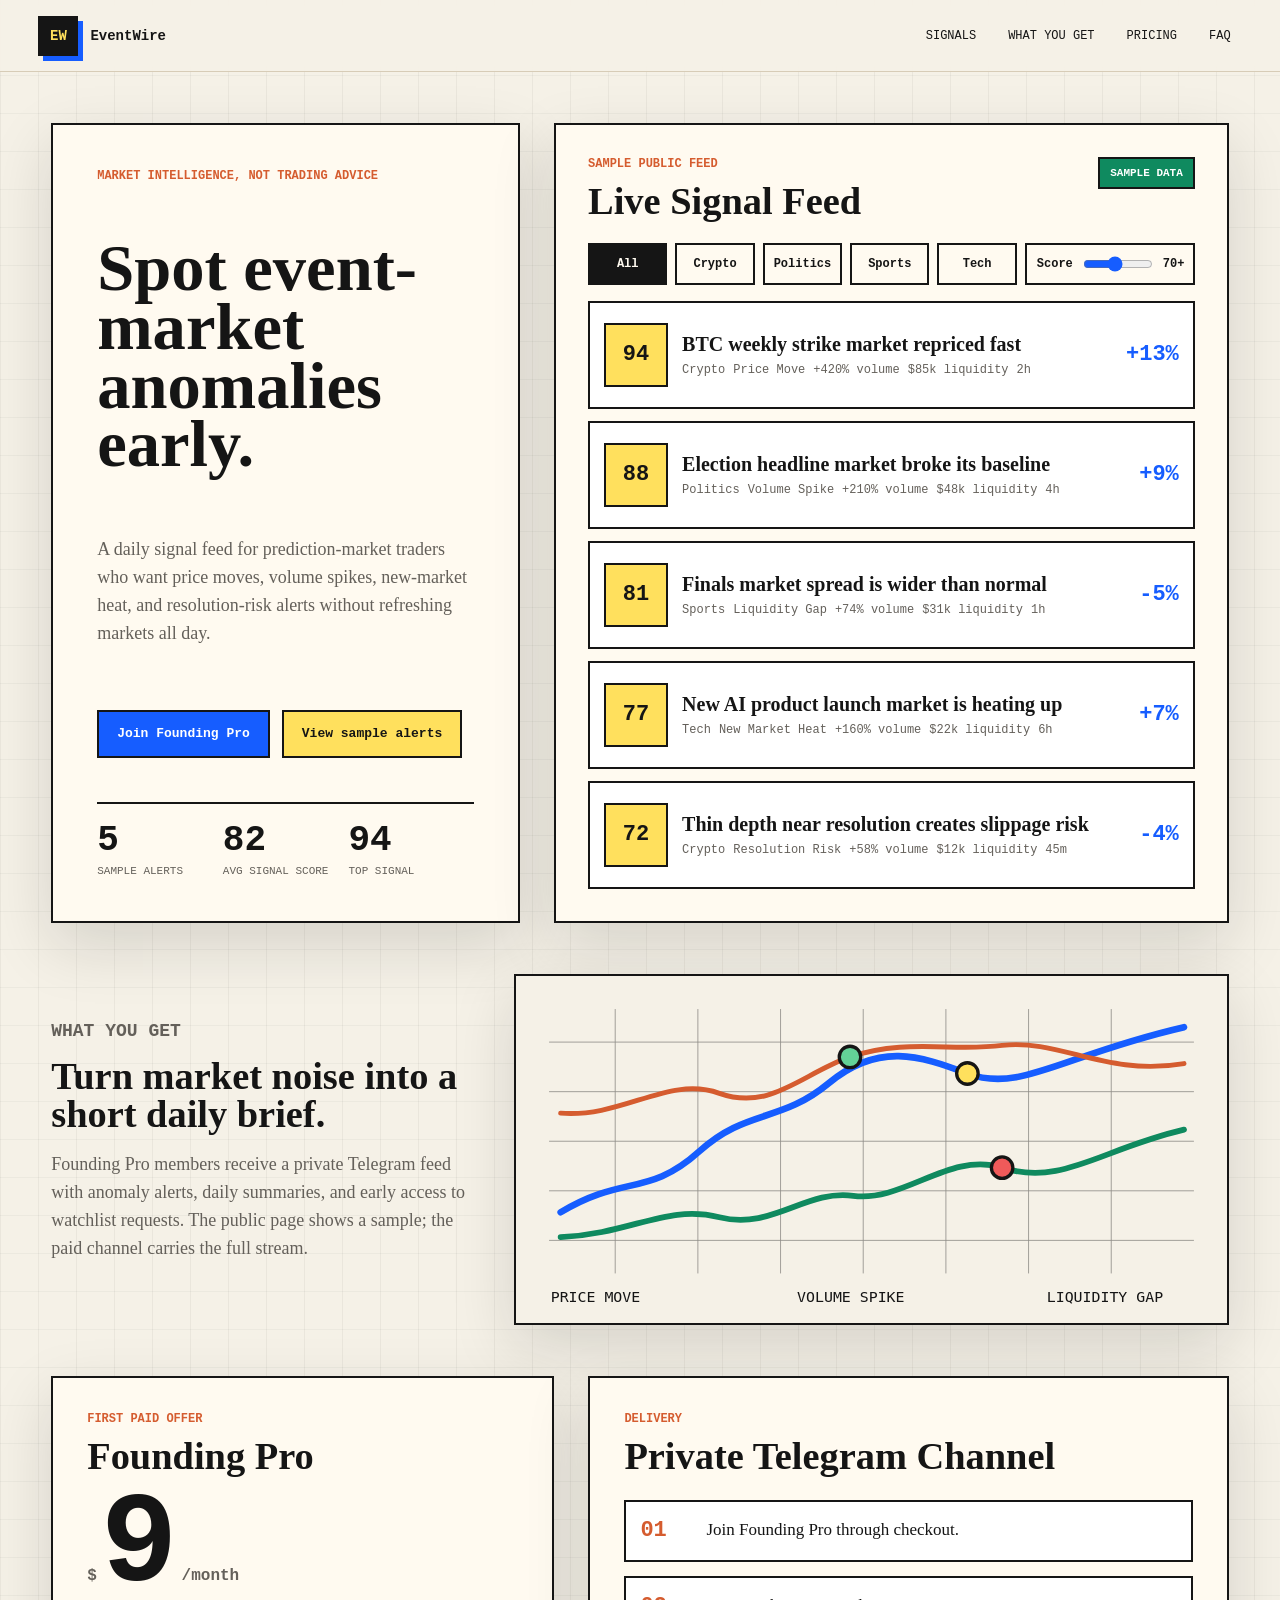
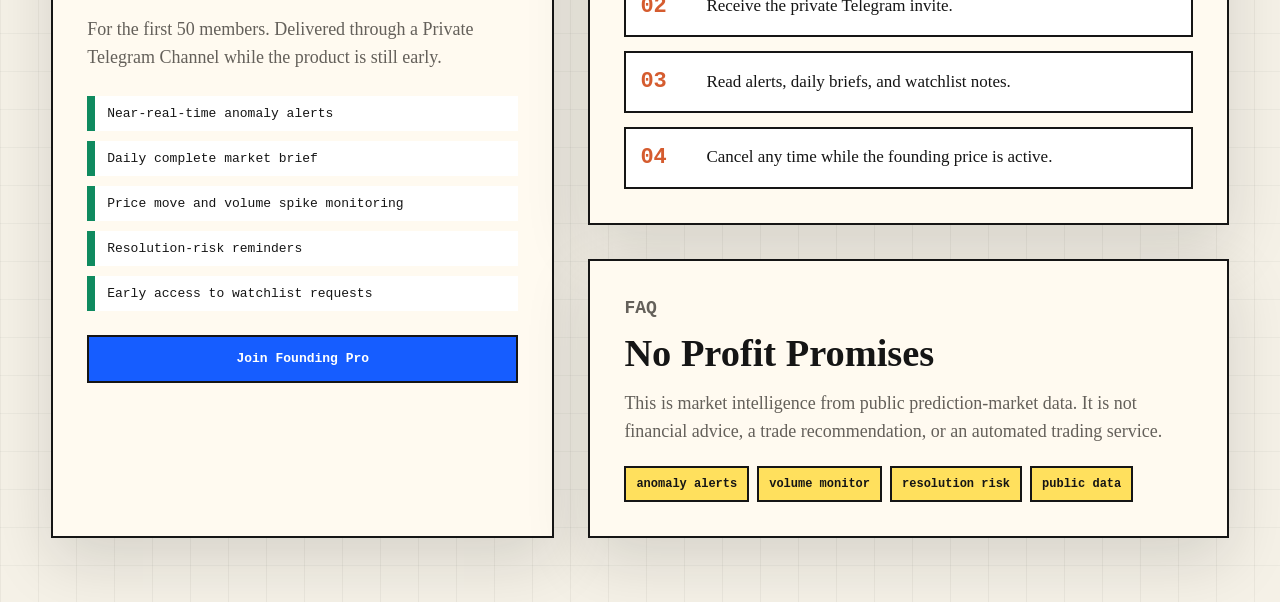
<file: index.html>
<!doctype html>
<html lang="en">
  <head>
    <meta charset="utf-8">
    <meta name="viewport" content="width=device-width, initial-scale=1">
    <title>EventWire</title>
    <meta name="description" content="Daily prediction-market anomaly alerts delivered through a private Telegram channel.">
    <link rel="icon" href="assets/favicon.svg" type="image/svg+xml">
    <link rel="stylesheet" href="styles.css">
    <script src="config.js"></script>
    <script type="module" src="app.mjs"></script>
  </head>
  <body>
    <header class="topbar" aria-label="Primary">
      <a class="brand" href="#top" aria-label="EventWire home">
        <span class="brand-mark">EW</span>
        <span>EventWire</span>
      </a>
      <nav class="nav-links" aria-label="Page sections">
        <a href="#feed">Signals</a>
        <a href="#value">What You Get</a>
        <a href="#pricing">Pricing</a>
        <a href="#faq">FAQ</a>
      </nav>
    </header>

    <main id="top">
      <section class="workspace-shell" aria-labelledby="page-title">
        <div class="intro-panel">
          <p class="eyebrow">Market intelligence, not trading advice</p>
          <h1 id="page-title">Spot event-market anomalies early.</h1>
          <p class="lede">A daily signal feed for prediction-market traders who want price moves, volume spikes, new-market heat, and resolution-risk alerts without refreshing markets all day.</p>

          <div class="cta-row">
            <a class="button primary" href="#pricing">Join Founding Pro</a>
            <a class="button secondary" href="#feed">View sample alerts</a>
          </div>

          <dl class="mini-metrics" aria-label="Sample feed metrics">
            <div>
              <dt id="metric-total">0</dt>
              <dd>sample alerts</dd>
            </div>
            <div>
              <dt id="metric-score">0</dt>
              <dd>avg signal score</dd>
            </div>
            <div>
              <dt id="metric-top">0</dt>
              <dd>top signal</dd>
            </div>
          </dl>
        </div>

        <section class="terminal-panel" id="feed" aria-labelledby="feed-title">
          <div class="panel-header">
            <div>
              <p class="eyebrow">Sample public feed</p>
              <h2 id="feed-title">Live Signal Feed</h2>
            </div>
            <span class="status-pill">sample data</span>
          </div>

          <div class="control-strip" aria-label="Signal filters">
            <button class="chip active" type="button" data-category="All">All</button>
            <button class="chip" type="button" data-category="Crypto">Crypto</button>
            <button class="chip" type="button" data-category="Politics">Politics</button>
            <button class="chip" type="button" data-category="Sports">Sports</button>
            <button class="chip" type="button" data-category="Tech">Tech</button>
            <label class="score-filter">
              Score
              <input id="score-input" type="range" min="50" max="95" value="70">
              <span id="score-label">70+</span>
            </label>
          </div>

          <div class="signal-grid" id="signal-list" aria-live="polite"></div>
        </section>
      </section>

      <section class="visual-band" id="value" aria-label="Subscriber value">
        <div class="visual-copy">
          <p class="eyebrow">What you get</p>
          <h2>Turn market noise into a short daily brief.</h2>
          <p>Founding Pro members receive a private Telegram feed with anomaly alerts, daily summaries, and early access to watchlist requests. The public page shows a sample; the paid channel carries the full stream.</p>
        </div>
        <img src="assets/signal-grid.svg" alt="Stylized prediction market signal grid">
      </section>

      <section class="business-grid" aria-label="Subscription plan and delivery flow">
        <article class="pricing-card" id="pricing">
          <p class="eyebrow">First paid offer</p>
          <h2>Founding Pro</h2>
          <div class="price-line">
            <span class="currency">$</span>
            <span class="amount">9</span>
            <span class="period">/month</span>
          </div>
          <p class="sr-only">Founding Pro costs $9/month.</p>
          <p class="card-copy">For the first 50 members. Delivered through a Private Telegram Channel while the product is still early.</p>
          <ul class="feature-list">
            <li>Near-real-time anomaly alerts</li>
            <li>Daily complete market brief</li>
            <li>Price move and volume spike monitoring</li>
            <li>Resolution-risk reminders</li>
            <li>Early access to watchlist requests</li>
          </ul>
          <button class="button primary full" type="button" id="checkout-button">Join Founding Pro</button>
        </article>

        <article class="delivery-card" id="delivery">
          <p class="eyebrow">Delivery</p>
          <h2>Private Telegram Channel</h2>
          <ol class="flow-list">
            <li><span>01</span> Join Founding Pro through checkout.</li>
            <li><span>02</span> Receive the private Telegram invite.</li>
            <li><span>03</span> Read alerts, daily briefs, and watchlist notes.</li>
            <li><span>04</span> Cancel any time while the founding price is active.</li>
          </ol>
        </article>

        <article class="guardrail-card" id="faq">
          <p class="eyebrow">FAQ</p>
          <h2>No Profit Promises</h2>
          <p>This is market intelligence from public prediction-market data. It is not financial advice, a trade recommendation, or an automated trading service.</p>
          <div class="word-grid" aria-label="Allowed product language">
            <span>anomaly alerts</span>
            <span>volume monitor</span>
            <span>resolution risk</span>
            <span>public data</span>
          </div>
        </article>
      </section>
    </main>
  </body>
</html>
</file>
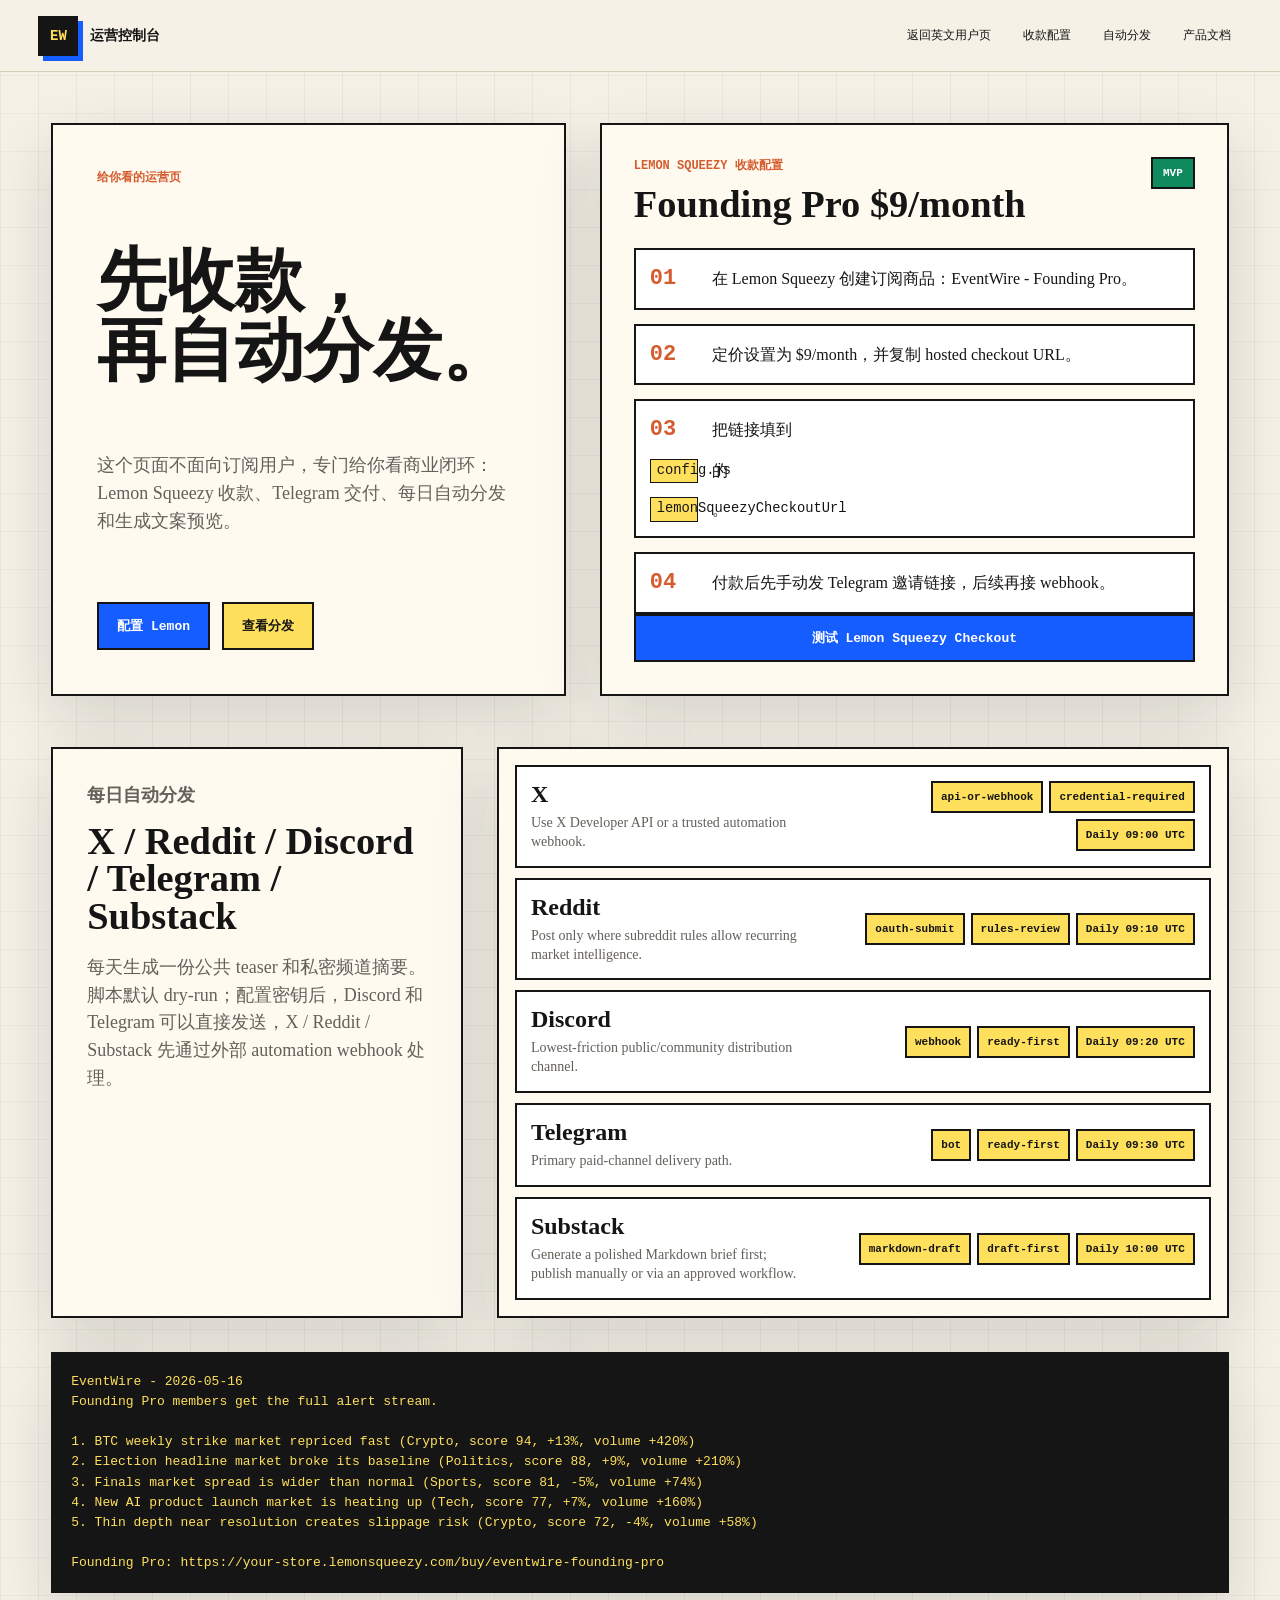
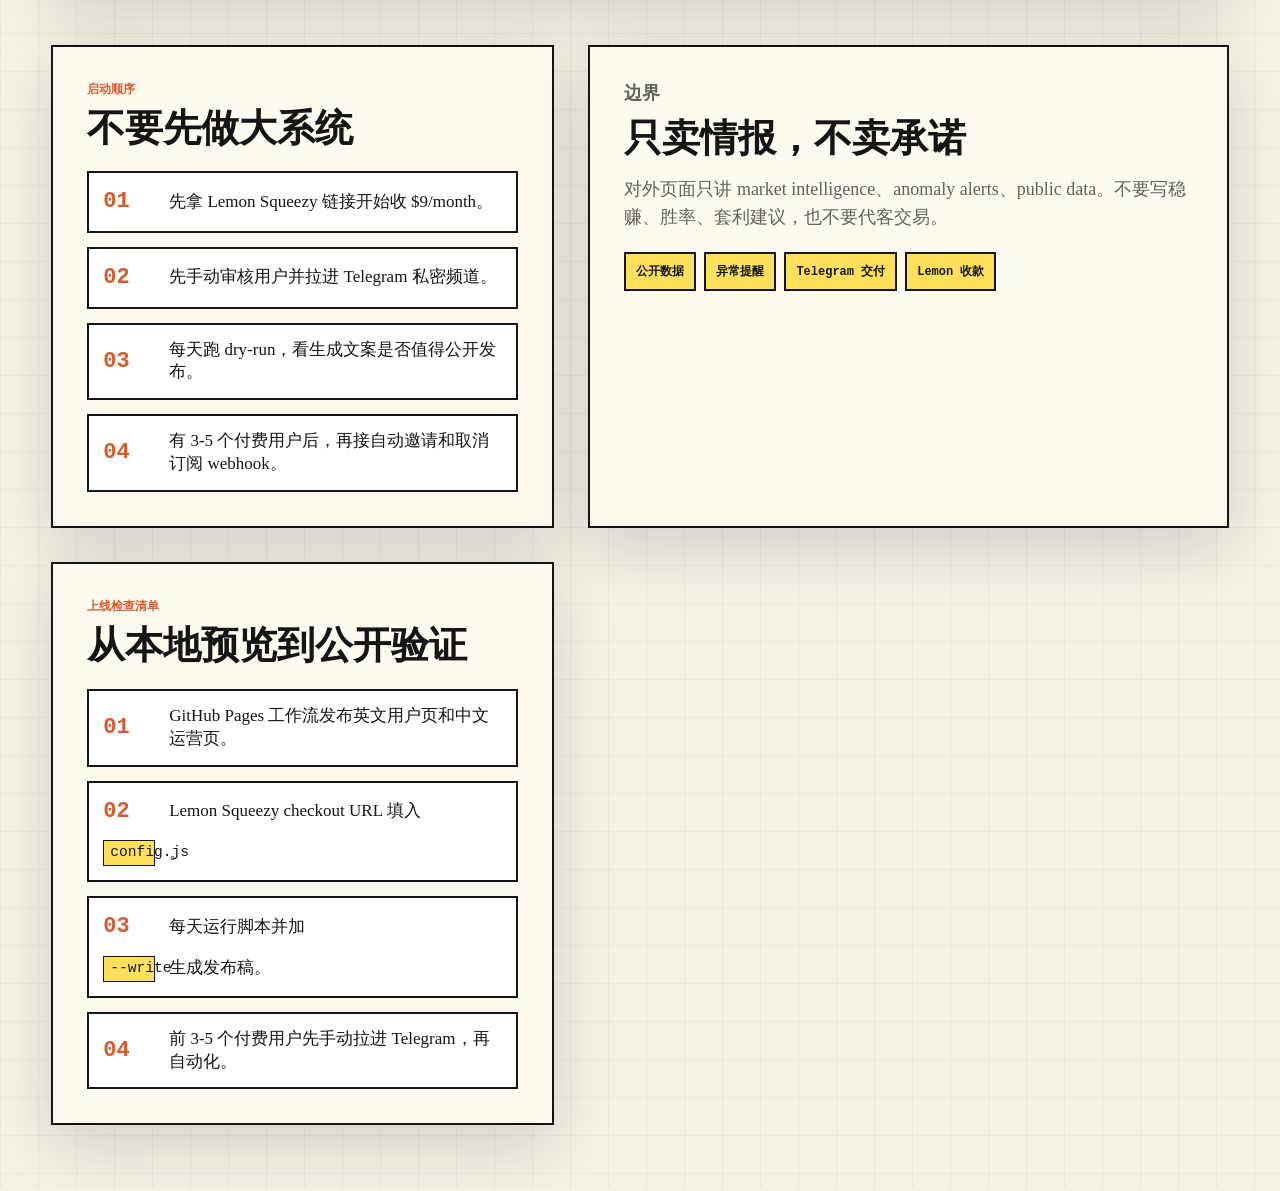
<file: ops.html>
<!doctype html>
<html lang="zh-CN">
  <head>
    <meta charset="utf-8">
    <meta name="viewport" content="width=device-width, initial-scale=1">
    <title>EventWire 运营页</title>
    <meta name="description" content="给你看的中文运营页，用于查看 Lemon Squeezy 收款配置和每日分发自动化。">
    <link rel="icon" href="assets/favicon.svg" type="image/svg+xml">
    <link rel="stylesheet" href="styles.css">
    <script src="config.js"></script>
    <script type="module" src="app.mjs"></script>
  </head>
  <body>
    <header class="topbar" aria-label="运营导航">
      <a class="brand" href="ops.html" aria-label="EventWire 运营页">
        <span class="brand-mark">EW</span>
        <span>运营控制台</span>
      </a>
      <nav class="nav-links" aria-label="页面导航">
        <a href="index.html">返回英文用户页</a>
        <a href="#checkout">收款配置</a>
        <a href="#distribution">自动分发</a>
        <a href="docs/eventwire.md">产品文档</a>
      </nav>
    </header>

    <main id="top">
      <section class="ops-hero" aria-labelledby="ops-title">
        <div class="intro-panel">
          <p class="eyebrow">给你看的运营页</p>
          <h1 id="ops-title">先收款，<br>再自动分发。</h1>
          <p class="lede">这个页面不面向订阅用户，专门给你看商业闭环：Lemon Squeezy 收款、Telegram 交付、每日自动分发和生成文案预览。</p>
          <div class="cta-row">
            <a class="button primary" href="#checkout">配置 Lemon</a>
            <a class="button secondary" href="#distribution">查看分发</a>
          </div>
        </div>

        <section class="terminal-panel" id="checkout" aria-labelledby="checkout-title">
          <div class="panel-header">
            <div>
              <p class="eyebrow">Lemon Squeezy 收款配置</p>
              <h2 id="checkout-title">Founding Pro $9/month</h2>
            </div>
            <span class="status-pill">MVP</span>
          </div>
          <ol class="flow-list compact-flow">
            <li><span>01</span> 在 Lemon Squeezy 创建订阅商品：EventWire - Founding Pro。</li>
            <li><span>02</span> 定价设置为 $9/month，并复制 hosted checkout URL。</li>
            <li><span>03</span> 把链接填到 <code>config.js</code> 的 <code>lemonSqueezyCheckoutUrl</code>。</li>
            <li><span>04</span> 付款后先手动发 Telegram 邀请链接，后续再接 webhook。</li>
          </ol>
          <button class="button primary full" type="button" id="checkout-button">测试 Lemon Squeezy Checkout</button>
        </section>
      </section>

      <section class="distribution-section" id="distribution" aria-labelledby="distribution-title">
        <div class="distribution-copy">
          <p class="eyebrow">每日自动分发</p>
          <h2 id="distribution-title">X / Reddit / Discord / Telegram / Substack</h2>
          <p>每天生成一份公共 teaser 和私密频道摘要。脚本默认 dry-run；配置密钥后，Discord 和 Telegram 可以直接发送，X / Reddit / Substack 先通过外部 automation webhook 处理。</p>
        </div>
        <div class="channel-list" id="channel-list" aria-label="分发渠道状态"></div>
        <pre class="preview-console" id="distribution-preview" aria-label="生成文案预览"></pre>
      </section>

      <section class="business-grid" aria-label="运营说明">
        <article class="delivery-card">
          <p class="eyebrow">启动顺序</p>
          <h2>不要先做大系统</h2>
          <ol class="flow-list">
            <li><span>01</span> 先拿 Lemon Squeezy 链接开始收 $9/month。</li>
            <li><span>02</span> 先手动审核用户并拉进 Telegram 私密频道。</li>
            <li><span>03</span> 每天跑 dry-run，看生成文案是否值得公开发布。</li>
            <li><span>04</span> 有 3-5 个付费用户后，再接自动邀请和取消订阅 webhook。</li>
          </ol>
        </article>

        <article class="guardrail-card">
          <p class="eyebrow">边界</p>
          <h2>只卖情报，不卖承诺</h2>
          <p>对外页面只讲 market intelligence、anomaly alerts、public data。不要写稳赚、胜率、套利建议，也不要代客交易。</p>
          <div class="word-grid" aria-label="运营关键词">
            <span>公开数据</span>
            <span>异常提醒</span>
            <span>Telegram 交付</span>
            <span>Lemon 收款</span>
          </div>
        </article>

        <article class="delivery-card">
          <p class="eyebrow">上线检查清单</p>
          <h2>从本地预览到公开验证</h2>
          <ol class="flow-list">
            <li><span>01</span> GitHub Pages 工作流发布英文用户页和中文运营页。</li>
            <li><span>02</span> Lemon Squeezy checkout URL 填入 <code>config.js</code>。</li>
            <li><span>03</span> 每天运行脚本并加 <code>--write</code> 生成发布稿。</li>
            <li><span>04</span> 前 3-5 个付费用户先手动拉进 Telegram，再自动化。</li>
          </ol>
        </article>
      </section>
    </main>
  </body>
</html>
</file>
<file: styles.css>
:root {
  --paper: #f5f1e7;
  --paper-2: #fffaf0;
  --ink: #151515;
  --muted: #64605a;
  --line: #d7ccb7;
  --blue: #165dff;
  --green: #0f8a5f;
  --red: #d55c2f;
  --yellow: #ffe05d;
  --shadow: 0 22px 60px rgba(21, 21, 21, 0.14);
}

* {
  box-sizing: border-box;
}

html {
  scroll-behavior: smooth;
}

body {
  margin: 0;
  background:
    linear-gradient(90deg, rgba(21, 21, 21, 0.05) 1px, transparent 1px) 0 0 / 38px 38px,
    linear-gradient(0deg, rgba(21, 21, 21, 0.04) 1px, transparent 1px) 0 0 / 38px 38px,
    var(--paper);
  color: var(--ink);
  font-family: Georgia, "Times New Roman", serif;
  min-width: 320px;
}

a {
  color: inherit;
  text-decoration: none;
}

button,
input {
  font: inherit;
}

code {
  padding: 2px 6px;
  border: 1px solid var(--ink);
  background: var(--yellow);
  font-family: ui-monospace, SFMono-Regular, Menlo, Monaco, Consolas, monospace;
  font-size: 0.86em;
  white-space: nowrap;
}

.topbar {
  position: sticky;
  top: 0;
  z-index: 20;
  display: flex;
  align-items: center;
  justify-content: space-between;
  gap: 24px;
  min-height: 72px;
  padding: 14px clamp(18px, 3vw, 42px);
  background: rgba(245, 241, 231, 0.9);
  border-bottom: 1px solid var(--line);
  backdrop-filter: blur(16px);
}

.brand {
  display: inline-flex;
  align-items: center;
  gap: 12px;
  font-family: ui-monospace, SFMono-Regular, Menlo, Monaco, Consolas, monospace;
  font-size: 14px;
  font-weight: 800;
  letter-spacing: 0;
}

.brand-mark {
  display: grid;
  place-items: center;
  width: 40px;
  height: 40px;
  background: var(--ink);
  color: var(--yellow);
  border: 2px solid var(--ink);
  box-shadow: 5px 5px 0 var(--blue);
}

.nav-links {
  display: flex;
  flex-wrap: wrap;
  justify-content: flex-end;
  gap: 10px;
  font-family: ui-monospace, SFMono-Regular, Menlo, Monaco, Consolas, monospace;
  font-size: 12px;
  text-transform: uppercase;
}

.nav-links a {
  padding: 8px 10px;
  border: 1px solid transparent;
}

.nav-links a:hover {
  border-color: var(--ink);
  background: var(--paper-2);
}

.sr-only {
  position: absolute;
  width: 1px;
  height: 1px;
  padding: 0;
  margin: -1px;
  overflow: hidden;
  clip: rect(0, 0, 0, 0);
  white-space: nowrap;
  border: 0;
}

.workspace-shell {
  display: grid;
  grid-template-columns: minmax(300px, 0.82fr) minmax(460px, 1.18fr);
  gap: clamp(18px, 3vw, 34px);
  min-height: calc(100vh - 72px);
  padding: clamp(22px, 4vw, 58px);
  align-items: stretch;
}

.ops-hero {
  display: grid;
  grid-template-columns: minmax(320px, 0.9fr) minmax(460px, 1.1fr);
  gap: clamp(18px, 3vw, 34px);
  padding: clamp(22px, 4vw, 58px);
  align-items: stretch;
}

.ops-hero h1 {
  max-width: 9ch;
  font-size: clamp(54px, 5.4vw, 78px);
  line-height: 1.02;
  word-break: keep-all;
}

.intro-panel,
.terminal-panel,
.pricing-card,
.delivery-card,
.guardrail-card {
  border: 2px solid var(--ink);
  background: var(--paper-2);
  box-shadow: var(--shadow);
}

.intro-panel {
  display: flex;
  flex-direction: column;
  justify-content: space-between;
  gap: 30px;
  padding: clamp(24px, 4vw, 44px);
}

.eyebrow {
  margin: 0 0 12px;
  color: var(--red);
  font-family: ui-monospace, SFMono-Regular, Menlo, Monaco, Consolas, monospace;
  font-size: 12px;
  font-weight: 800;
  letter-spacing: 0;
  text-transform: uppercase;
}

h1,
h2,
p {
  overflow-wrap: anywhere;
}

h1 {
  max-width: 10ch;
  margin: 0;
  font-size: clamp(44px, 5.2vw, 78px);
  line-height: 0.88;
  letter-spacing: 0;
  overflow-wrap: normal;
  word-break: normal;
  hyphens: none;
}

h2 {
  margin: 0;
  font-size: clamp(28px, 3vw, 44px);
  line-height: 0.98;
  letter-spacing: 0;
}

.lede,
.card-copy,
.visual-copy p,
.guardrail-card p {
  color: var(--muted);
  font-size: 18px;
  line-height: 1.55;
}

.cta-row {
  display: flex;
  flex-wrap: wrap;
  gap: 12px;
}

.button {
  display: inline-flex;
  align-items: center;
  justify-content: center;
  min-height: 48px;
  padding: 0 18px;
  border: 2px solid var(--ink);
  font-family: ui-monospace, SFMono-Regular, Menlo, Monaco, Consolas, monospace;
  font-size: 13px;
  font-weight: 800;
  cursor: pointer;
  transition: transform 160ms ease, box-shadow 160ms ease, background 160ms ease;
}

.button:hover {
  transform: translate(-2px, -2px);
  box-shadow: 5px 5px 0 var(--ink);
}

.button.primary {
  background: var(--blue);
  color: white;
}

.button.secondary {
  background: var(--yellow);
}

.button.full {
  width: 100%;
}

.mini-metrics {
  display: grid;
  grid-template-columns: repeat(3, 1fr);
  margin: 0;
  border-top: 2px solid var(--ink);
}

.mini-metrics div {
  padding: 16px 12px 0 0;
}

.mini-metrics dt {
  font-family: ui-monospace, SFMono-Regular, Menlo, Monaco, Consolas, monospace;
  font-size: 36px;
  font-weight: 900;
}

.mini-metrics dd {
  margin: 4px 0 0;
  color: var(--muted);
  font-family: ui-monospace, SFMono-Regular, Menlo, Monaco, Consolas, monospace;
  font-size: 11px;
  text-transform: uppercase;
}

.terminal-panel {
  min-width: 0;
  padding: clamp(20px, 3vw, 32px);
}

.panel-header {
  display: flex;
  align-items: flex-start;
  justify-content: space-between;
  gap: 18px;
  margin-bottom: 22px;
}

.status-pill {
  padding: 8px 10px;
  background: var(--green);
  color: white;
  border: 2px solid var(--ink);
  font-family: ui-monospace, SFMono-Regular, Menlo, Monaco, Consolas, monospace;
  font-size: 11px;
  font-weight: 800;
  text-transform: uppercase;
  white-space: nowrap;
}

.control-strip {
  display: grid;
  grid-template-columns: repeat(5, minmax(74px, 1fr)) minmax(170px, 1.2fr);
  gap: 8px;
  margin-bottom: 16px;
}

.chip {
  min-height: 42px;
  border: 2px solid var(--ink);
  background: transparent;
  color: var(--ink);
  cursor: pointer;
  font-family: ui-monospace, SFMono-Regular, Menlo, Monaco, Consolas, monospace;
  font-size: 12px;
  font-weight: 800;
}

.chip.active,
.chip:hover {
  background: var(--ink);
  color: var(--paper-2);
}

.score-filter {
  display: grid;
  grid-template-columns: auto 1fr auto;
  align-items: center;
  gap: 8px;
  min-height: 42px;
  padding: 0 10px;
  border: 2px solid var(--ink);
  font-family: ui-monospace, SFMono-Regular, Menlo, Monaco, Consolas, monospace;
  font-size: 12px;
  font-weight: 800;
}

.score-filter input {
  min-width: 70px;
  accent-color: var(--blue);
}

.signal-grid {
  display: grid;
  gap: 12px;
}

.signal-card {
  display: grid;
  grid-template-columns: auto 1fr auto;
  gap: 14px;
  align-items: center;
  min-height: 108px;
  padding: 14px;
  background: white;
  border: 2px solid var(--ink);
}

.signal-score {
  display: grid;
  place-items: center;
  width: 64px;
  height: 64px;
  border: 2px solid var(--ink);
  background: var(--yellow);
  font-family: ui-monospace, SFMono-Regular, Menlo, Monaco, Consolas, monospace;
  font-size: 22px;
  font-weight: 900;
}

.signal-title {
  margin: 0 0 8px;
  font-size: 20px;
  font-weight: 800;
  line-height: 1.1;
}

.signal-meta {
  display: flex;
  flex-wrap: wrap;
  gap: 8px;
  color: var(--muted);
  font-family: ui-monospace, SFMono-Regular, Menlo, Monaco, Consolas, monospace;
  font-size: 12px;
}

.signal-move {
  color: var(--blue);
  font-family: ui-monospace, SFMono-Regular, Menlo, Monaco, Consolas, monospace;
  font-size: 22px;
  font-weight: 900;
  white-space: nowrap;
}

.visual-band {
  display: grid;
  grid-template-columns: minmax(280px, 0.75fr) minmax(320px, 1.25fr);
  gap: clamp(18px, 3vw, 34px);
  align-items: center;
  padding: 0 clamp(22px, 4vw, 58px) clamp(24px, 4vw, 58px);
}

.visual-copy {
  padding: 28px 0;
}

.visual-band img {
  width: 100%;
  height: auto;
  border: 2px solid var(--ink);
  background: var(--paper-2);
  box-shadow: var(--shadow);
}

.business-grid {
  display: grid;
  grid-template-columns: minmax(280px, 0.88fr) minmax(280px, 1.12fr);
  gap: clamp(18px, 3vw, 34px);
  padding: 0 clamp(22px, 4vw, 58px) clamp(34px, 5vw, 70px);
}

.distribution-section {
  display: grid;
  grid-template-columns: minmax(280px, 0.72fr) minmax(320px, 1.28fr);
  gap: clamp(18px, 3vw, 34px);
  padding: 0 clamp(22px, 4vw, 58px) clamp(24px, 4vw, 58px);
}

.distribution-copy,
.channel-list,
.preview-console {
  border: 2px solid var(--ink);
  background: var(--paper-2);
  box-shadow: var(--shadow);
}

.distribution-copy {
  padding: clamp(22px, 3vw, 34px);
}

.distribution-copy p {
  color: var(--muted);
  font-size: 18px;
  line-height: 1.55;
}

.channel-list {
  display: grid;
  gap: 10px;
  padding: 16px;
}

.channel-card {
  display: grid;
  grid-template-columns: minmax(140px, 0.75fr) minmax(160px, 1fr);
  gap: 12px;
  align-items: center;
  padding: 14px;
  border: 2px solid var(--ink);
  background: white;
}

.channel-name {
  margin: 0 0 6px;
  font-size: 24px;
  font-weight: 900;
}

.channel-note {
  margin: 0;
  color: var(--muted);
  font-size: 14px;
  line-height: 1.35;
}

.channel-meta {
  display: flex;
  flex-wrap: wrap;
  justify-content: flex-end;
  gap: 6px;
  font-family: ui-monospace, SFMono-Regular, Menlo, Monaco, Consolas, monospace;
  font-size: 11px;
  font-weight: 800;
}

.channel-meta span {
  padding: 8px;
  border: 2px solid var(--ink);
  background: var(--yellow);
}

.preview-console {
  grid-column: 1 / -1;
  margin: 0;
  padding: 18px;
  overflow: auto;
  color: var(--yellow);
  background: var(--ink);
  font-family: ui-monospace, SFMono-Regular, Menlo, Monaco, Consolas, monospace;
  font-size: 13px;
  line-height: 1.55;
  white-space: pre-wrap;
}

.pricing-card,
.delivery-card,
.guardrail-card {
  padding: clamp(22px, 3vw, 34px);
}

.pricing-card {
  grid-row: span 2;
}

.price-line {
  display: flex;
  align-items: baseline;
  gap: 4px;
  margin: 20px 0;
}

.currency,
.period {
  color: var(--muted);
  font-family: ui-monospace, SFMono-Regular, Menlo, Monaco, Consolas, monospace;
  font-weight: 800;
}

.amount {
  font-family: ui-monospace, SFMono-Regular, Menlo, Monaco, Consolas, monospace;
  font-size: clamp(84px, 10vw, 132px);
  font-weight: 900;
  line-height: 0.78;
}

.feature-list {
  display: grid;
  gap: 10px;
  margin: 24px 0;
  padding: 0;
  list-style: none;
}

.feature-list li {
  padding: 10px 12px;
  border-left: 8px solid var(--green);
  background: white;
  font-family: ui-monospace, SFMono-Regular, Menlo, Monaco, Consolas, monospace;
  font-size: 13px;
}

.flow-list {
  display: grid;
  gap: 14px;
  margin: 24px 0 0;
  padding: 0;
  list-style: none;
}

.flow-list li {
  display: grid;
  grid-template-columns: 52px 1fr;
  gap: 14px;
  align-items: center;
  padding: 14px;
  background: white;
  border: 2px solid var(--ink);
  font-size: 17px;
  line-height: 1.35;
}

.compact-flow li {
  grid-template-columns: 48px 1fr;
  font-size: 16px;
}

.flow-list span {
  font-family: ui-monospace, SFMono-Regular, Menlo, Monaco, Consolas, monospace;
  font-size: 22px;
  font-weight: 900;
  color: var(--red);
}

.word-grid {
  display: flex;
  flex-wrap: wrap;
  gap: 8px;
  margin-top: 20px;
}

.word-grid span {
  padding: 9px 10px;
  border: 2px solid var(--ink);
  background: var(--yellow);
  font-family: ui-monospace, SFMono-Regular, Menlo, Monaco, Consolas, monospace;
  font-size: 12px;
  font-weight: 800;
}

@media (max-width: 960px) {
  .workspace-shell,
  .ops-hero,
  .visual-band,
  .distribution-section,
  .business-grid {
    grid-template-columns: 1fr;
  }

  h1 {
    max-width: 12ch;
    font-size: clamp(42px, 12vw, 68px);
  }

  .control-strip {
    grid-template-columns: repeat(2, minmax(0, 1fr));
  }

  .score-filter {
    grid-column: 1 / -1;
  }

  .channel-card {
    grid-template-columns: 1fr;
  }

  .channel-meta {
    justify-content: flex-start;
  }
}

@media (max-width: 640px) {
  .topbar {
    position: static;
    align-items: flex-start;
  }

  .nav-links {
    display: none;
  }

  .workspace-shell {
    min-height: auto;
  }

  .mini-metrics {
    grid-template-columns: 1fr;
    gap: 8px;
  }

  .signal-card {
    grid-template-columns: 1fr;
  }

  .signal-score {
    width: 100%;
    height: 44px;
  }

  .signal-move {
    white-space: normal;
  }
}
</file>
